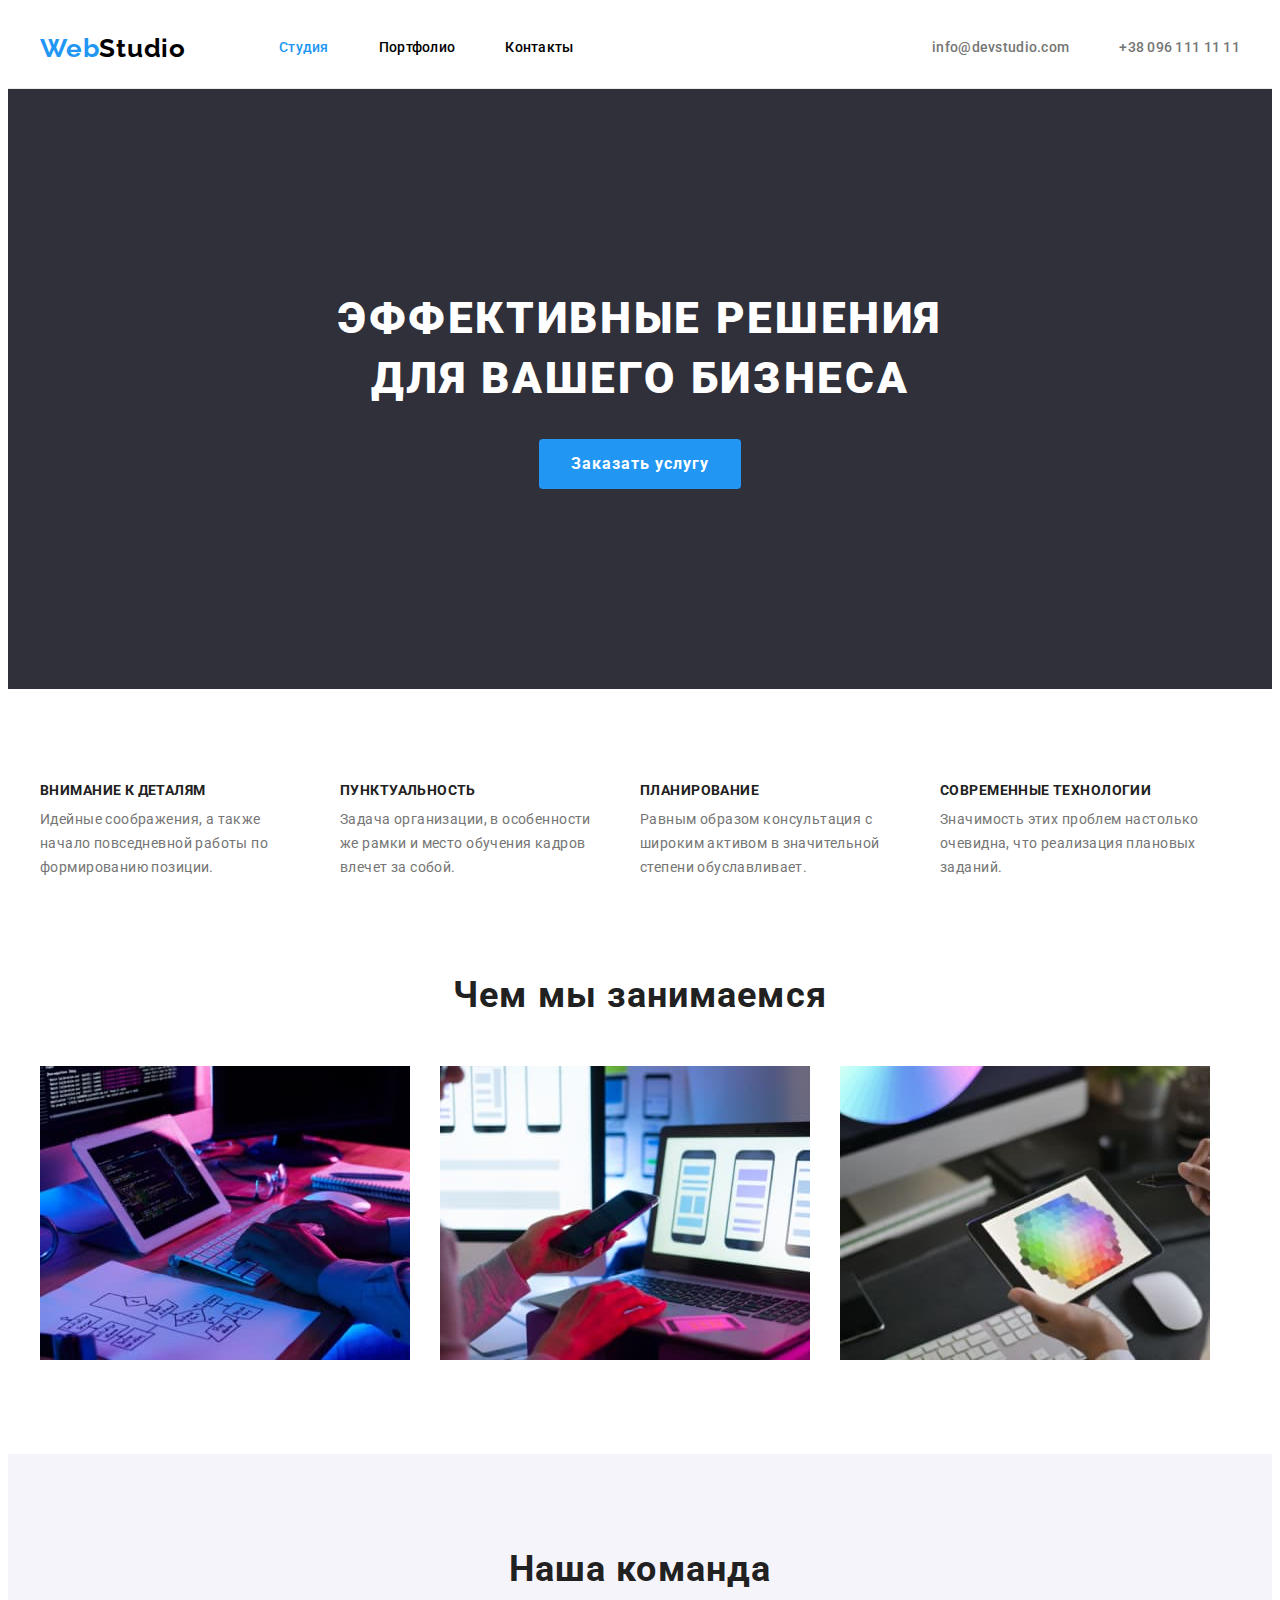
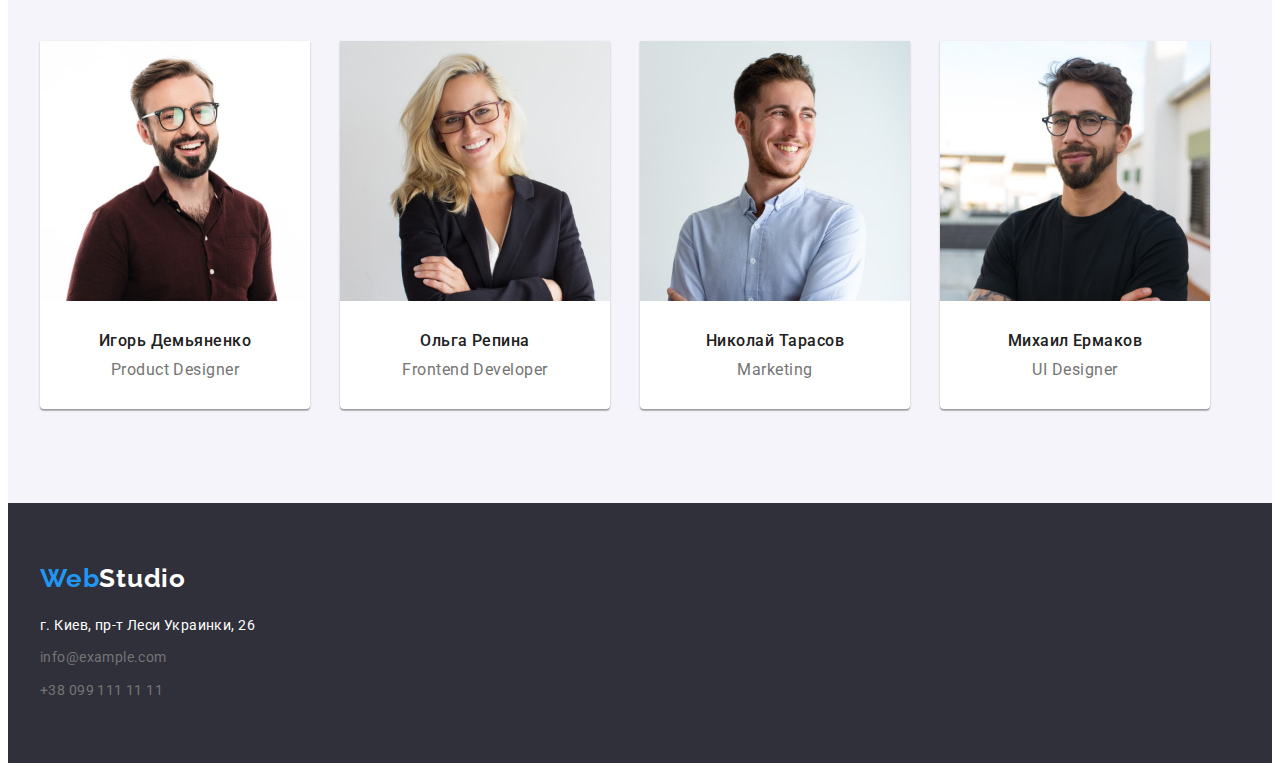
<file: index.html>
<!DOCTYPE html>
<html lang="ru">
<head>
  <meta charset="UTF-8">
  <meta http-equiv="X-UA-Compatible" content="IE=edge">
  <meta name="viewport" content="width=device-width, initial-scale=1.0">
  <title>WebStudio</title>
  <link href="https://fonts.googleapis.com/css2?family=Raleway:wght@700&family=Roboto:wght@400;500;700;900&display=swap" rel="stylesheet">
  <link rel="stylesheet" 
   href="https://cdnjs.cloudflare.com/ajax/libs/modern-normalize/1.1.0/modern-normalize.min.css" integrity="sha512-wpPYUAdjBVSE4KJnH1VR1HeZfpl1ub8YT/NKx4PuQ5NmX2tKuGu6U/JRp5y+Y8XG2tV+wKQpNHVUX03MfMFn9Q==" 
   crossorigin="anonymous"
   referrerpolicy="no-referrer" />
  <link rel="stylesheet" href="./css/style.css">
</head>
<body>
  <!-- шапка страници-->
  <header class="header">
    <div class="header-container container">
      <nav class="header-navigation">
        <a class="header-logo link" href="" lang="en">
           <span class="header-logo-first">Web</span>Studio</a>
        <ul class="header-list list">
          <li class="header-item"><a class="header-link link current" href="">Студия</a></li>
          <li class="header-item"><a class="header-link link" href="./portfolio.html">Портфолио</a></li>
          <li class="header-item"><a class="header-link link" href="">Контакты</a></li>
        </ul>
      </nav>
      <ul class="header-inf list">
        <li class="header-inf-item"><a class="header-inf-link link" href="mailto:info@devstudio.com">info@devstudio.com</a></li>
        <li class="header-inf-item"><a class="header-inf-link link" href="tel:+380961111111">+38 096 111 11 11</a></li>
      </ul>
    </div>
  </header>
  <main>
    <!-- секция герой -->
     <section class="hero">
      <div class="container ">
        <h1 class="hero-title">Эффективные решения для вашего бизнеса</h1>
        <button class="hero-btn" type="button">Заказать услугу</button>
      </div>
     </section>
    <!-- секция инфо о работе -->
     <section class="about section">
      <div class="container">
        <h2 class="about-title visually-hidden">Секция о работе</h2> <!-- скрытый заголовок -->
        <ul class="about-list list">
          <li class="about-item">
            <h3 class="about-item-title">Внимание к деталям</h3>
            <p class="about-item-text">Идейные соображения, а также начало повседневной работы по формированию позиции.</p>
          </li>

          <li class="about-item">
            <h3 class="about-item-title">Пунктуальность</h3>
            <p class="about-item-text">Задача организации, в особенности же рамки и место обучения кадров влечет за собой.</p>
          </li>

          <li class="about-item">
            <h3 class="about-item-title">Планирование</h3>
            <p class="about-item-text">Равным образом консультация с широким активом в значительной степени обуславливает.</p>
          </li>

          <li class="about-item">
            <h3 class="about-item-title">Современные технологии</h3>
            <p class="about-item-text">Значимость этих проблем настолько очевидна, что реализация плановых заданий.</p>
          </li>
        </ul>
      </div>
     </section>
    <!-- секция чем занимаемся -->
     <section class="work section">
      <div class="container">
        <h2 class="work-title">Чем мы занимаемся</h2>
        <ul class="work-list list">
          <li class="work-item"><img src="./img/work1.jpg" alt="написание кода на техническом устройстве" width="370" height="294"></li>
          <li class="work-item"><img src="./img/work2.jpg" alt="дизайн продукта" width="370" height="294"></li>
          <li class="work-item"><img src="./img/work3.jpg" alt="выбор колористики" width="370" height="294"></li>
        </ul>
      </div>
     </section>
    <!-- секция инфо о команде -->
     <section class="comand section">
      <div class="container">
        <h2 class="comand-title">Наша команда</h2>
        <ul class="comand-list list">
          <li class="comand-item">
            <img src="./img/person1.jpg" alt="первый член команды" width="270" height="260">
            <div class="comand-box">
              <h3 class="comand-item-name">Игорь Демьяненко</h3>
              <p class="comand-item-work" lang="en">Product Designer</p>
          
            </div>  
          </li>

          <li class="comand-item">
            <img src="./img/person2.jpg" alt="второй член команды" width="270" height="260">
            <div class="comand-box">
              <h3 class="comand-item-name">Ольга Репина</h3>
              <p class="comand-item-work" lang="en">Frontend Developer</p>
          
            </div>
          </li>

          <li class="comand-item">
            <img src="./img/person3.jpg" alt="третий член команды" width="270" height="260">
            <div class="comand-box">
              <h3 class="comand-item-name">Николай Тарасов</h3>
              <p class="comand-item-work" lang="en">Marketing</p>
            </div>
          </li>

          <li class="comand-item">
            <img src="./img/person4.jpg" alt="четвертый член команды" width="270" height="260">
            <div class="comand-box">
              <h3 class="comand-item-name">Михаил Ермаков</h3>
              <p class="comand-item-work" lang="en">UI Designer</p>
            </div>
          </li>
        </ul>
      </div>  
     </section>
  </main>
  <footer class="footer">
    <div class="container">
      <a class="footer-logo link" href="" lang="en"><span class="footer-logo-first">Web</span>Studio</a>
      <address class="footer-address">
      <ul class="footer-adress-list list">
        <li class="footer-adress-item">
          <a class="footer-adress-nav-link link" href="https://goo.gl/maps/MZJRuHexeMQYuUyE6" target="_blank" rel="noopener noreferrer">г. Киев, пр-т Леси Украинки, 26</a>
        </li>

        <li class="footer-adress-item">
          <a class="footer-adress-link link" href="mailto:info@example.com">info@example.com</a>
        </li>
        
        <li class="footer-adress-item">
          <a class="footer-adress-link link" href="tel:+380991111111">+38 099 111 11 11</a>
        </li>
      </ul>
    </address>   
    </div>
  </footer>
</body>
</html>
</file>
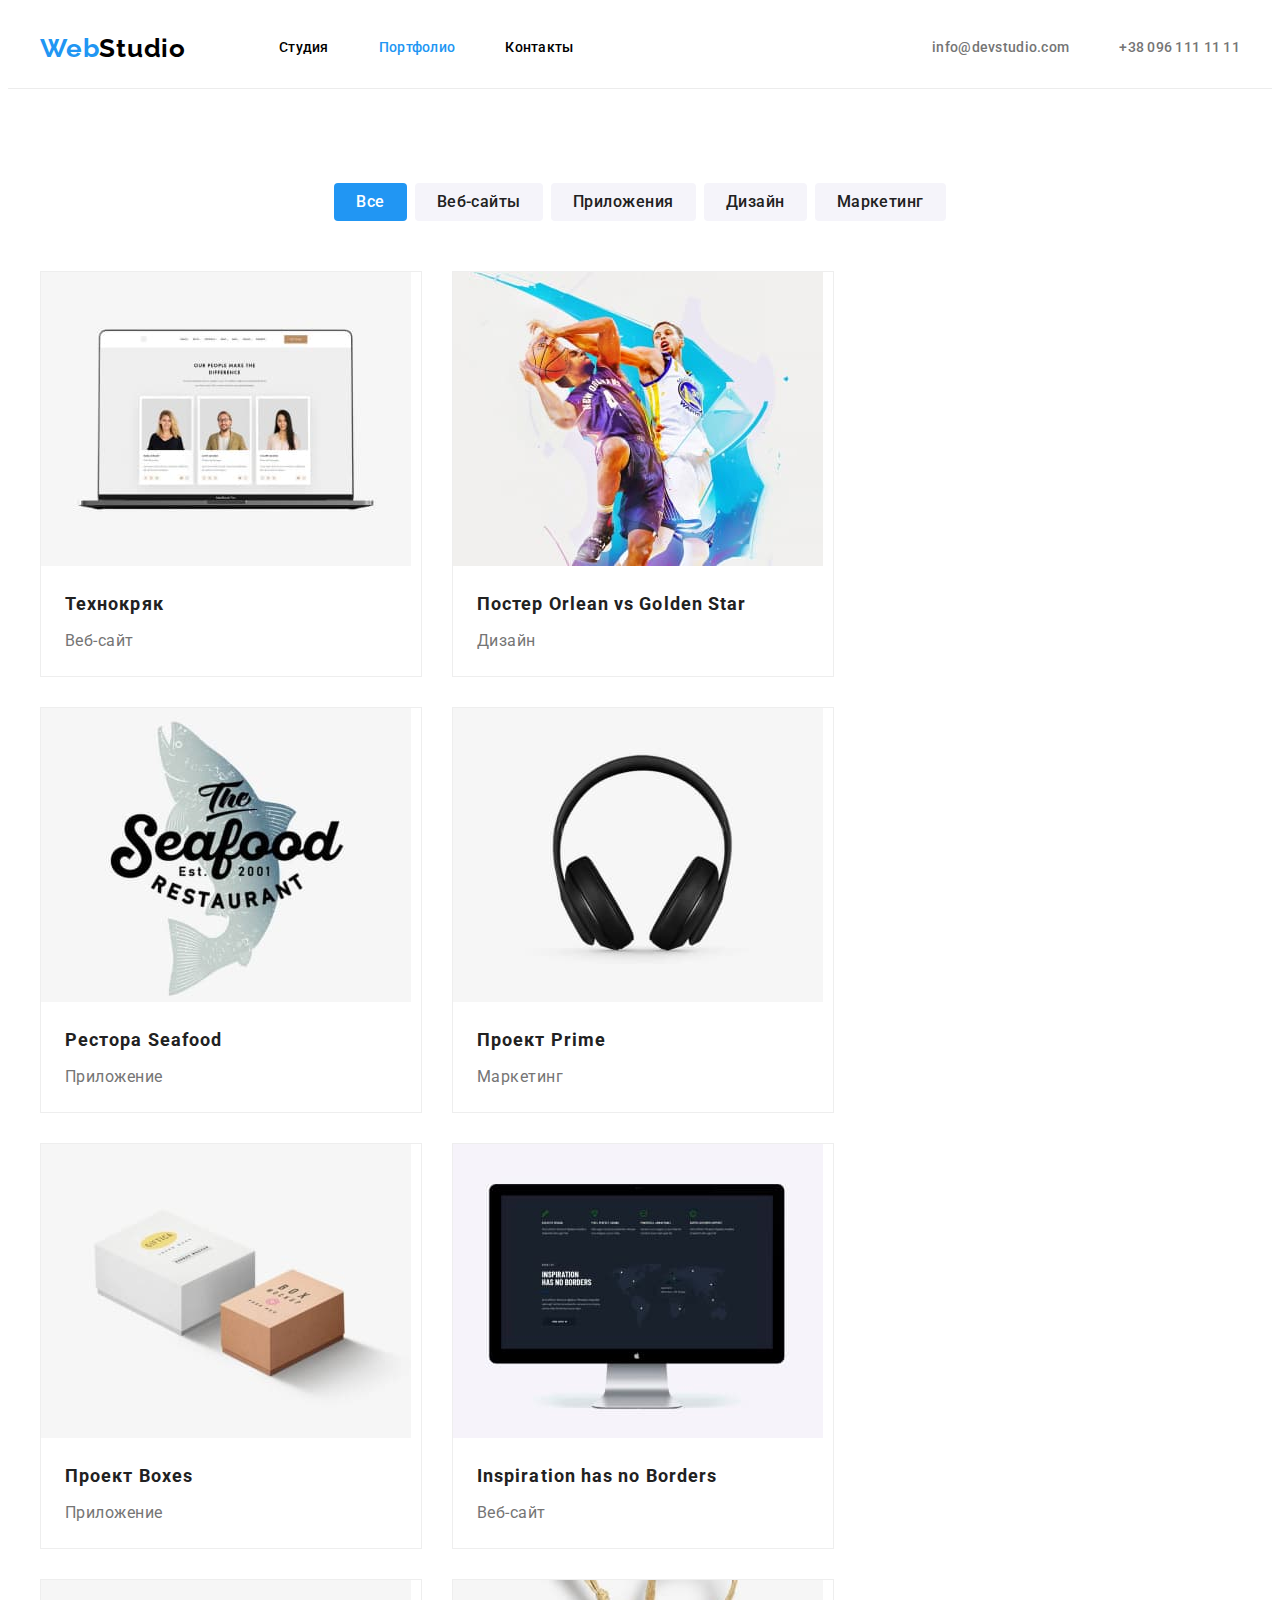
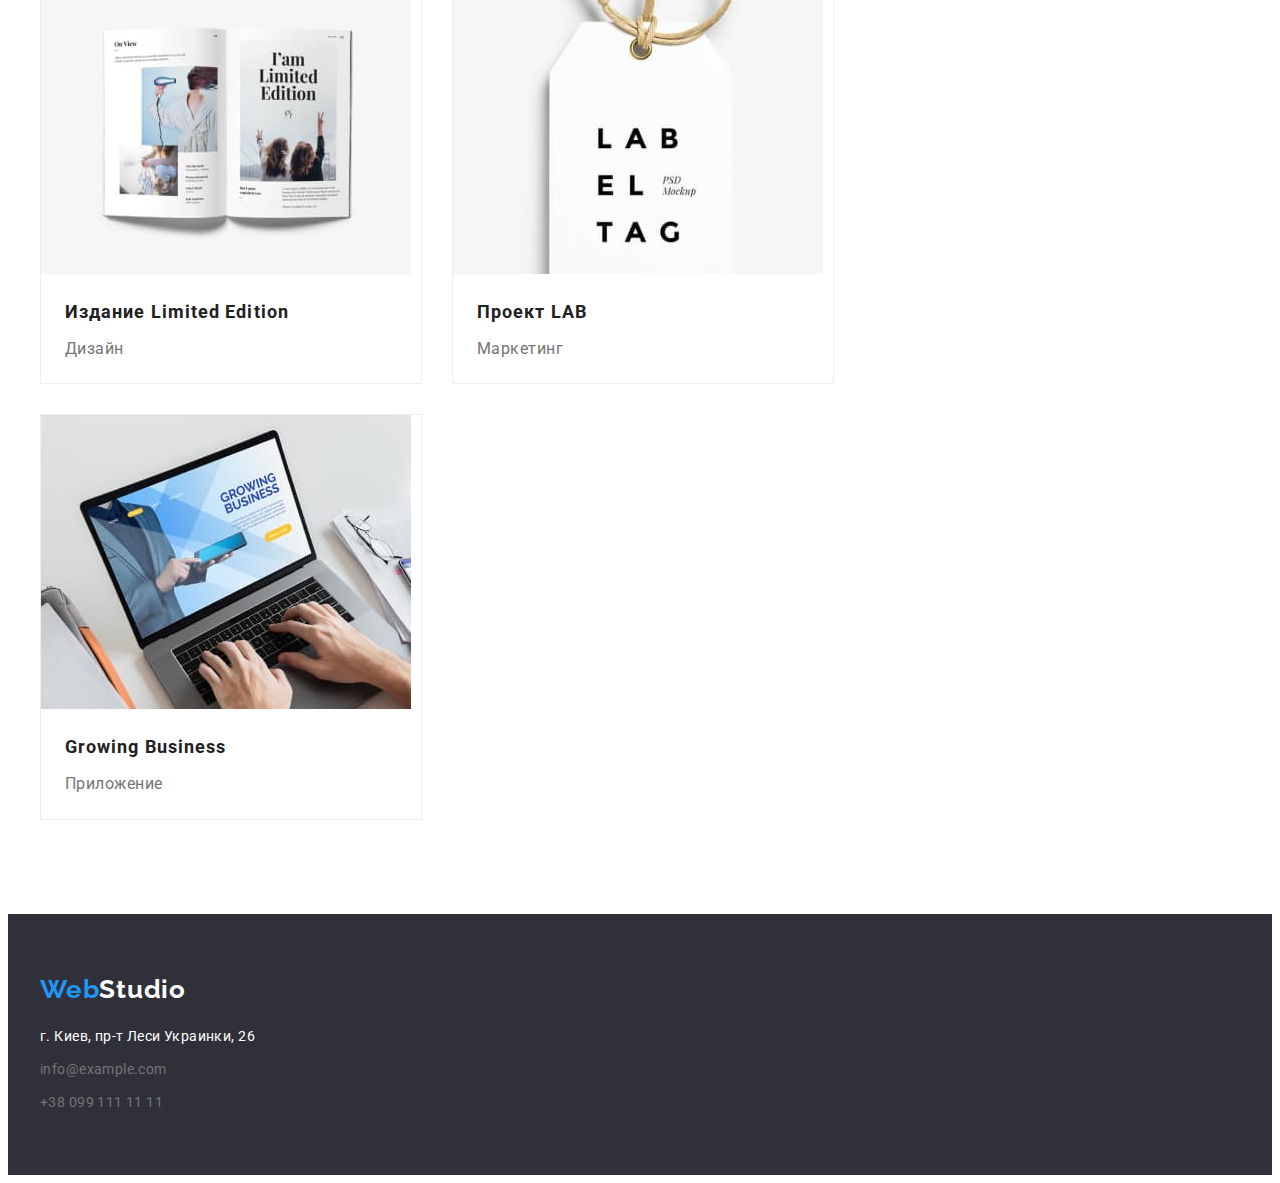
<file: portfolio.html>
<!DOCTYPE html>
<html lang="ru">
<head>
  <meta charset="UTF-8">
  <meta http-equiv="X-UA-Compatible" content="IE=edge">
  <meta name="viewport" content="width=device-width, initial-scale=1.0">
  <title>WebStudio</title>
  <link href="https://fonts.googleapis.com/css2?family=Raleway:wght@700&family=Roboto:wght@400;500;700;900&display=swap" rel="stylesheet">
   <link rel="stylesheet" 
   href="https://cdnjs.cloudflare.com/ajax/libs/modern-normalize/1.1.0/modern-normalize.min.css" integrity="sha512-wpPYUAdjBVSE4KJnH1VR1HeZfpl1ub8YT/NKx4PuQ5NmX2tKuGu6U/JRp5y+Y8XG2tV+wKQpNHVUX03MfMFn9Q==" 
   crossorigin="anonymous"
   referrerpolicy="no-referrer" />
  <link rel="stylesheet" href="./css/style.css">
</head>
<body>
  <!-- шапка страници-->
  <header class="header">
    <div class="header-container container">
      <nav class="header-navigation">
        <a class="header-logo link" href="" lang="en">
           <span class="header-logo-first">Web</span>Studio</a>
        <ul class="header-list list">
          <li class="header-item"><a class="header-link link " href="./index.html">Студия</a></li>
          <li class="header-item"><a class="header-link link current" href="">Портфолио</a></li>
          <li class="header-item"><a class="header-link link" href="">Контакты</a></li>
        </ul>
      </nav>
      <ul class="header-inf list">
        <li class="header-inf-item"><a class="header-inf-link link" href="mailto:info@devstudio.com">info@devstudio.com</a></li>
        <li class="header-inf-item"><a class="header-inf-link link" href="tel:+380961111111">+38 096 111 11 11</a></li>
      </ul>
    </div>
  </header>
  <!-- main страници -->
  <main>
      <!-- фильтр сепкция -->
      <section class="filter section">
        <div class="container">
          <!-- скрытый заголовок -->
          <h1 class="visually-hidden">Наши секции</h1>
          <!-- радиокнопки -->
          <ul class="filter-btn-list list">
              <li class="filter-btn-item"><button class="filter-btn current" type="button">Все</button></li>
              <li class="filter-btn-item"><button class="filter-btn" type="button">Веб-сайты</button></li>
              <li class="filter-btn-item"><button class="filter-btn" type="button">Приложения</button></li>
              <li class="filter-btn-item"><button class="filter-btn" type="button">Дизайн</button></li>
              <li class="filter-btn-item"><button class="filter-btn" type="button">Маркетинг</button></li>
          </ul>

          <ul class="filter-container-list list">
              <li class="filter-container-item">
                  <a class="filter-container-link link" href="">
                    <img src="./img/filter1.jpg" alt="Веб-сайт" width="370" height="294">
                    <div class="filter-box">
                      <h2 class="filter-container-title">Технокряк</h2>
                      <p class="filter-container-after-title">Веб-сайт</p>
                    </div>
                                        
                  </a>
              </li>

              <li class="filter-container-item">
                <a class="filter-container-link link" href="">
                  <img src="./img/filter2.jpg" alt=" постер с 2 людьми" width="370" height="294">
                  <div class="filter-box">
                    <h2 class="filter-container-title">Постер <span lang="en">Orlean vs Golden Star</span></h2>
                    <p class="filter-container-after-title">Дизайн</p>
                
                  </div>
                </a>
            </li>

            <li class="filter-container-item"> 
                <a class="filter-container-link link" href="">
                  <img src="./img/filter3.jpg" alt="лого к ресторану" width="370" height="294">
                  <div class="filter-box">
                    <h2 class="filter-container-title">Рестора <span lang="en">Seafood</span></h2>
                    <p class="filter-container-after-title">Приложение</p>
                
                  </div>
                </a>
            </li>

            <li class="filter-container-item">
                <a class="filter-container-link link" href="">
                  <img src="./img/filter4.jpg" alt="наушники" width="370" height="294">
                  <div class="filter-box">
                    <h2 class="filter-container-title">Проект <span lang="en">Prime</span></h2>
                    <p class="filter-container-after-title">Маркетинг</p>
                
                  </div>
                </a>
            </li>

            <li class="filter-container-item">
                <a class="filter-container-link link" href="">
                  <img src="./img/filter5.jpg" alt="две коробки" width="370" height="294">
                  <div class="filter-box">
                    <h2 class="filter-container-title">Проект <span lang="en">Boxes</span></h2>
                    <p class="filter-container-after-title">Приложение</p>
                
                  </div>
                </a>
            </li>

            <li class="filter-container-item">
                <a class="filter-container-link link" href="">
                  <img src="./img/filter6.jpg" alt="комппютер с изображением Веб-сайта" width="370" height="294">
                  <div class="filter-box">
                    <h2  class="filter-container-title" lang="en">Inspiration has no Borders</h2>
                    <p class="filter-container-after-title">Веб-сайт</p>
                
                  </div>
                </a>
            </li>

            <li class="filter-container-item">
                <a class="filter-container-link link" href="">
                  <img src="./img/filter7.jpg" alt="развернутая книга" width="370" height="294">
                  <div class="filter-box">
                    <h2 class="filter-container-title">Издание <span lang="en">Limited Edition</span></h2>
                    <p class="filter-container-after-title">Дизайн</p>
                
                  </div>  
                </a>
            </li>

            <li class="filter-container-item">
                <a class="filter-container-link link" href="">
                  <img src="./img/filter8.jpg" alt="эмблоема Проекта LAB" width="370" height="294">
                  <div class="filter-box">
                    <h2 class="filter-container-title">Проект LAB</h2>
                    <p class="filter-container-after-title">Маркетинг</p>
                
                  </div>
                </a>
            </li>
            
            <li class="filter-container-item">
                <a class="filter-container-link link" href="">
                  <img src="./img/filter9.jpg" alt="работа за ноутбуком" width="370" height="294">
                  <div class="filter-box">
                    <h2 class="filter-container-title" lang="en">Growing Business</h2>
                    <p class="filter-container-after-title">Приложение</p>
                  
                  </div>
                </a>
            </li>
          </ul>
          
        </div>
      </section>
      
  </main>
   <!-- footer страници-->
   <footer class="footer">
    <div class="container">
      <a class="footer-logo link" href="" lang="en"><span class="footer-logo-first">Web</span>Studio</a>
      <address class="footer-address">
      <ul class="footer-adress-list list">
        <li class="footer-adress-item">
          <a class="footer-adress-nav-link link" href="https://goo.gl/maps/MZJRuHexeMQYuUyE6" target="_blank" rel="noopener noreferrer">г. Киев, пр-т Леси Украинки, 26</a>
        </li>

        <li class="footer-adress-item">
          <a class="footer-adress-link link" href="mailto:info@example.com">info@example.com</a>
        </li>
        
        <li class="footer-adress-item">
          <a class="footer-adress-link link" href="tel:+380991111111">+38 099 111 11 11</a>
        </li>
      </ul>
    </address>   
    </div>
  </footer>
</body>
</html>
</file>
<file: css/style.css>
:root {
    --accent-color: #2196F3;
    --primary-color: #757575;
    --header-logo-color: #000000;
    --main-title-color:#212121;
    --hero-title-color: #ffffff;
    --footer-tel-mail-text-color: rgba(255, 255, 255, 0,6);
    --hero-btn-color: #188CE8;

    --second-background-color:#F5F4FA;
    --main-background-color: #2F303A;
    --border-color: #ECECEC;
    --border-color-filter: #EEEEEE;
    --box-shadow-comand:0px 1px 3px rgba(0, 0, 0, 0.12), 0px 1px 1px rgba(0, 0, 0, 0.14), 0px 2px 1px rgba(0, 0, 0, 0.2)
}

p, h1, h2, h3, h4, h5, h6{
    margin: 0px;
}
ul{
    margin: 0;
    padding: 0;
}
.container{
    width: 1200px;
    padding-left: 15px;
    padding-right: 15px;
    margin: 0 auto;

}
body {
    font-family: "Roboto",sans-serif;
    color: var(--primary-color);
    background-color: var(--hero-title-color);
}
.list {
    list-style: none;
}
.link {
    text-decoration: none;
}
.visually-hidden {
    position: absolute;
    white-space: nowrap;
    width: 1px;
    height: 1px;
    overflow: hidden;
    border: 0;
    padding: 0;
    clip: rect(0 0 0 0);
    clip-path: inset(50%);
    margin: -1px;
}
.header-list .header-link.current {
    color: var(--accent-color);
}
.filter-btn-list .filter-btn.current {
    color: var(--hero-title-color);
    background-color: var(--accent-color);
}

.section{
    padding: 94px 0;
}
img{
    display: block;
    max-width: 100%;
    height: auto;
}
/* -------------------header--------------------------- */
.header{
    border-bottom: 1px solid var(--border-color);
 
}
.header-container{
    display: flex;
    align-items: center;
}
.header-navigation{
    display: flex;
    align-items: center;
}
.header-logo {
    margin-right: 93px;

    font-family: Raleway;
    font-weight: 700;
    font-size: 26px;
    line-height: 1.09;
    letter-spacing: 0.03em;
    color: var(--header-logo-color);
}
.header-logo-first {
    color: var(--accent-color);
}
.header-link {
    display: block;
    padding-top: 32px;
    padding-bottom: 32px;

    font-weight: 500;
    font-size: 14px;
    line-height: 1.14;
    letter-spacing: 0.02em;
    color: var(--header-logo-color);
}
.header-link:hover,
.header-link:focus,
.header-inf-link:hover,
.header-inf-link:focus{
    color: var(--accent-color);
}
.header-inf-link {
    display: block;
    padding-top: 32px;
    padding-bottom: 32px;

    font-weight: 500;
    font-size: 14px;
    line-height: 1.14;
    letter-spacing: 0.02em;
    color: var(--primary-color);
}
.header-inf{
    display: flex;
    margin-left: auto;
    }
.header-inf-item + .header-inf-item {
    margin-left: 50px;
}

.header-list{
    display: flex;
}
.header-item:not(:last-child){
    margin-right: 50px;
}


/* -------------------hero--------------------------- */
.hero {
    background-color: var(--main-background-color); 
    text-align: center  ;
    padding: 200px 0;
   
}
.hero-title {
    margin: 0 auto 30px;


    width: 696px;  
    font-weight: 900;
    font-size: 44px;
    line-height: 1.36;
    text-align: center;
    letter-spacing: 0.06em;
    text-transform: uppercase;
    color: var(--hero-title-color);
}
.hero-btn {    
    border-radius: 4px;
    border: 0px;
    min-width: 200px;   
    padding: 10px 32px;

    font-style: normal;
    font-family: inherit;
    font-weight: 700;
    font-size: 16px;
    line-height: 1.87;
    
    align-items: center;
    text-align: center;
    letter-spacing: 0.06em;
    color: var(--hero-title-color);
    cursor: pointer;
    background-color: var(--accent-color);
  
}
.hero-btn:focus,
.hero-btn:hover{
    background-color: var(--hero-btn-color) ;
}
/* -------------------about--------------------------- */
.about-list{
    display: flex;
    flex-wrap: wrap;
}
.about-item{
    width: 270px;
}
.about-item:not(:nth-child(4n)){
    margin-right: 30px;
}
.about-item-title {
    margin-bottom: 10px;

    font-weight: 700;
    font-size: 14px;
    line-height: 1.14;
    letter-spacing: 0.03em;
    text-transform: uppercase;
    color: var(--main-title-color);   
 
}
.about-item-text {
    font-size: 14px;
    line-height: 1.71;
    letter-spacing: 0.03em;
}
/* -------------------work--------------------------- */
.work{
    padding-top: 0;
}
.work-list{
    display: flex;
    flex-wrap: wrap;
}
.work-item:not(:nth-child(3n)){
    margin-right: 30px;
}
.work-title {
    margin-bottom: 50px;

    font-weight: 700;
    font-size: 36px;
    line-height: 1.17;
    text-align: center;
    letter-spacing: 0.03em;
    color: var(--main-title-color);
}
/* -------------------comand--------------------------- */
.comand {
    background-color: var(--second-background-color);
}
.comand-list{
    display: flex;
    flex-wrap: wrap;
}
.comand-item {
    background-color: var(--hero-title-color);
    border-radius: 0px 0px 4px 4px;
    box-shadow: var(--box-shadow-comand);
}
.comand-item:not(:nth-child(4n)){
    margin-right: 30px;
}
.comand-title {
    margin-bottom: 50px;

    font-style: normal; 
    font-weight: 700;
    font-size: 36px;
    line-height: 1.17;
    text-align: center;
    letter-spacing: 0.03em;
    color: var(--main-title-color);
}
.comand-box{
    padding-top: 30px;
    padding-bottom: 30px;
}
.comand-item-name {
    margin-bottom: 10px; 

    font-weight: 500;
    font-size: 16px;
    line-height: 1.19;
    text-align: center;
    letter-spacing: 0.03em;
    color: var(--main-title-color);
}
.comand-item-work {
    font-size: 16px;
    line-height: 1.19;
    text-align: center;
    letter-spacing: 0.03em;
    
    color: #757575;
}
/* -------------------footer--------------------------- */
.footer {
    background-color: var(--main-background-color);
    padding-top: 60px;
    padding-bottom: 60px;
}
.footer-logo {
    display: block;
    margin-bottom: 20px;

    font-family: Raleway;
    font-style: normal;
    font-weight: 700;
    font-size: 26px;
    line-height: 1.19;
    letter-spacing: 0.03em;
    color: var(--hero-title-color);
 }
.footer-adress-item:not(:last-child){
    margin-bottom: 9px;
}
.footer-logo-first{
    color: var(--accent-color);
}
.footer-adress-nav-link {
    font-style: normal;
    font-weight: normal;
    font-size: 14px;
    line-height: 1.71;
    letter-spacing: 0.03em;
    color: var(--hero-title-color);
}
.footer-adress-link {
    font-style: normal;
    font-weight: normal;
    font-size: 14px;
    line-height: 1.71;
    letter-spacing: 0.03em;
    color: var(--footer-tel-mail-text-color);
}
.footer-adress-nav-link:hover,
.footer-adress-nav-link:focus,
.footer-adress-link:hover,
.footer-adress-link:focus{
    color: var(--accent-color);
}



/* -------------------PORTFOLIO.HTML--------------------------- */



/* -----------------filter-btn--------------------------------- */
.filter-btn-list{
    display: flex;
    margin-left: auto;
    margin-right: auto;
    margin-bottom: 50px;
    justify-content: center;
}
.filter-btn {
    display: inline-block;
    border-radius: 4px;
    border: 0px;
    padding: 6px 22px;

    background-color: var(--second-background-color);
    font-family: inherit;
    font-style: normal;
    font-weight: 500;
    font-size: 16px;
    line-height: 1.62;
    text-align: center;
    letter-spacing: 0.03em;

    color: var(--main-title-color);
    cursor: pointer;

}
.filter-btn-item:not(:last-child){
    margin-right: 8px;
}

.filter-btn:hover,
.filter-btn:focus {
    color: var(--hero-title-color);
    background-color: var(--accent-color);
}
/* ----------------filter-container--------------------------------? */
.filter-container-list{
    display: flex;
    flex-wrap: wrap;

    margin-left: -30px;
    margin-top: -30px;
}
.filter-container-item{
    margin: 0;
    padding: 0;
    flex-basis: calc(100% / 3 - 30px);
    margin-left: 30px;
    margin-top: 30px;
   
    border: 1px solid var(--border-color-filter);   
    background-color: var(--hero-title-color);
   
}

.filter-container-title {
    margin-bottom: 4px; 

    font-style: normal;
    font-weight: 700;
    font-size: 18px;
    line-height: 2;
    letter-spacing: 0.06em;
    color: var(--main-title-color);
}
.filter-container-after-title {
    font-size: 16px;
    line-height: 1.87;
    letter-spacing: 0.03em;
    color: var(--primary-color);
}
.filter-container-link {
    background-color: var(--hero-title-color);
}
.filter-box{
    padding: 20px 24px;
}
</file>
